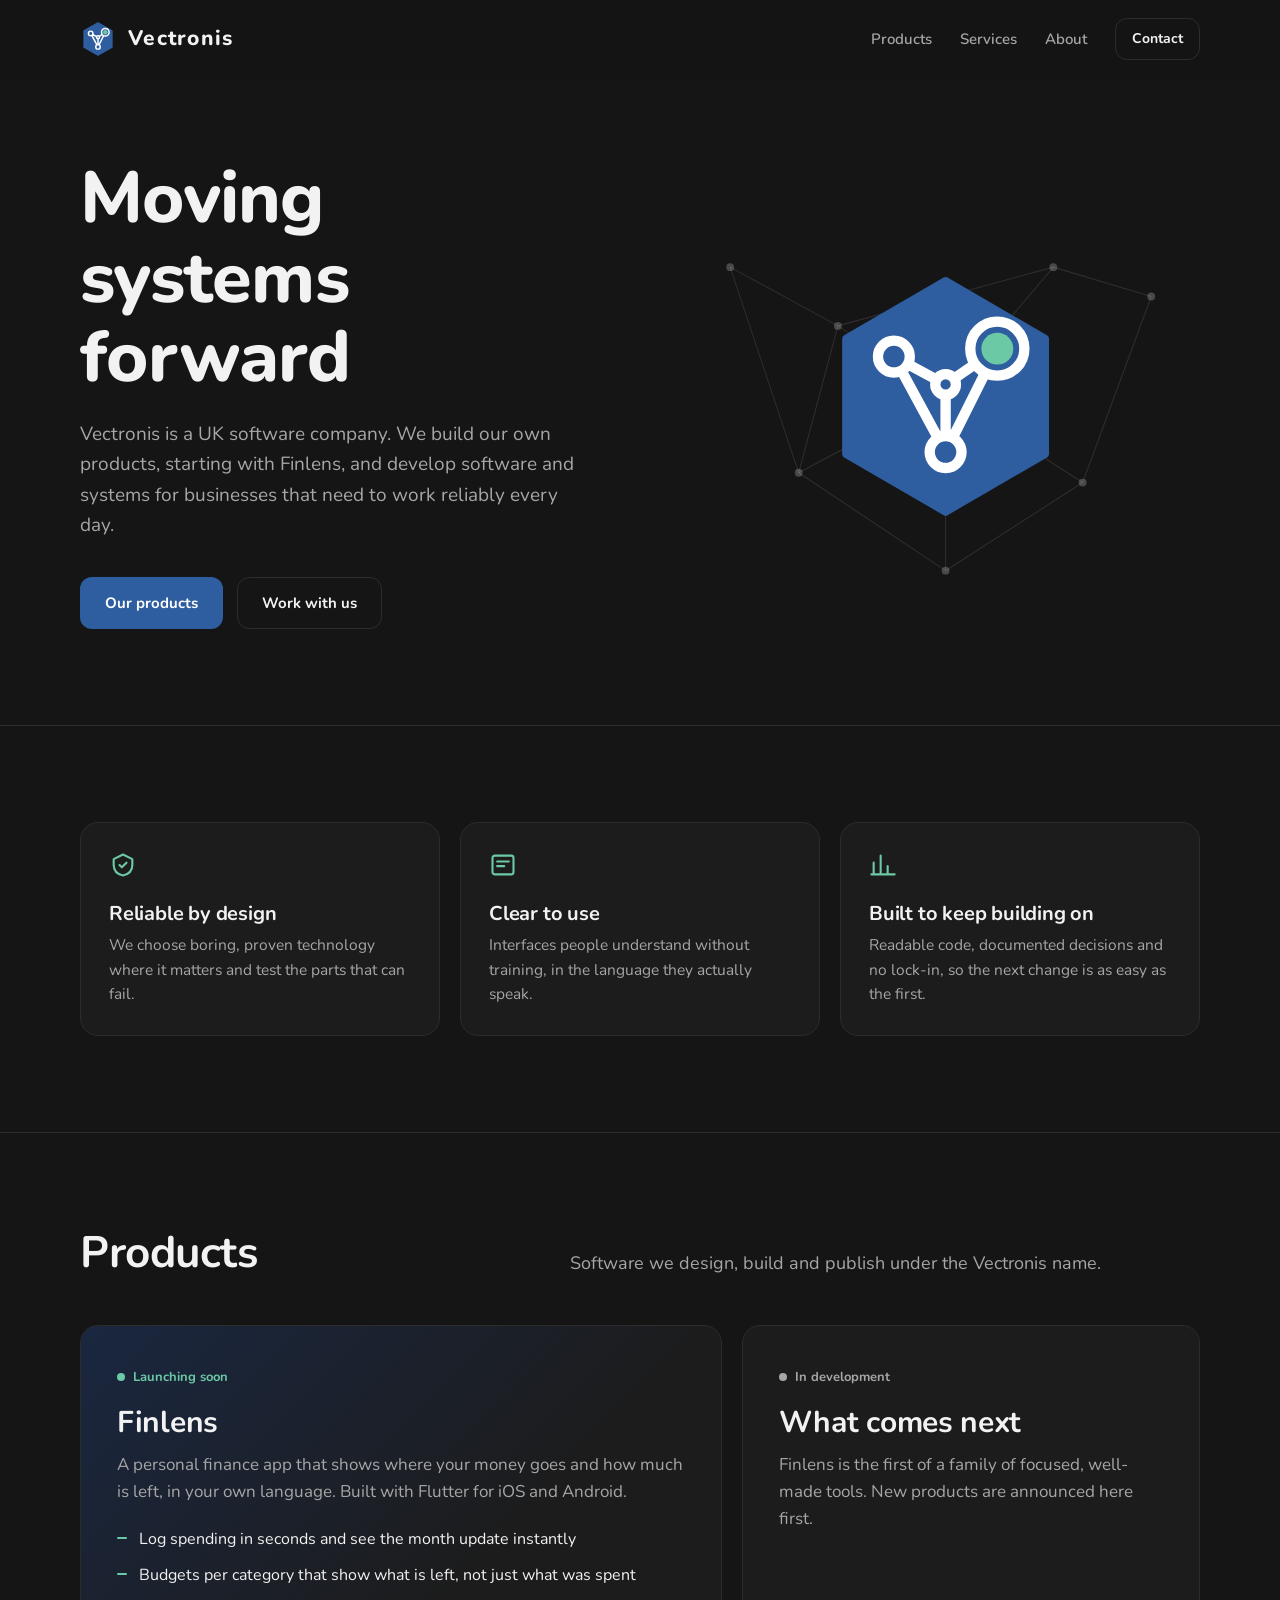
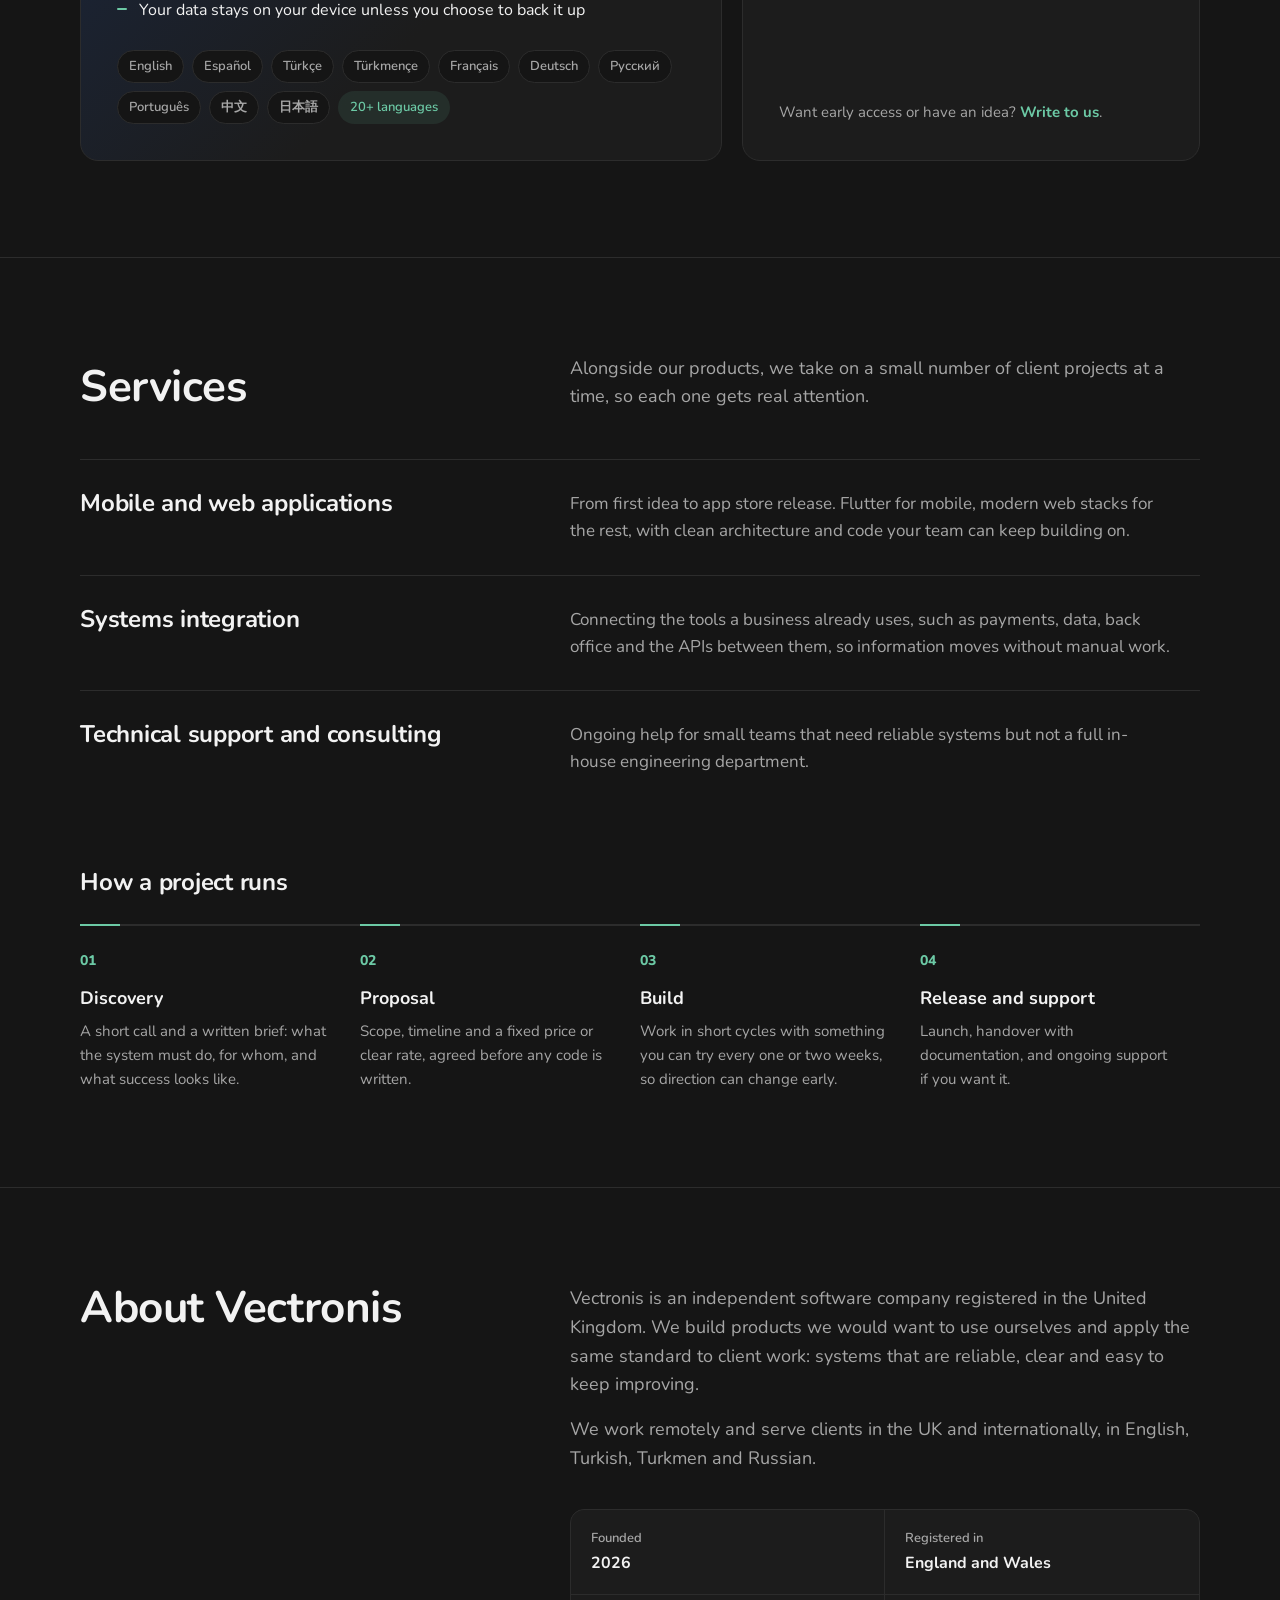
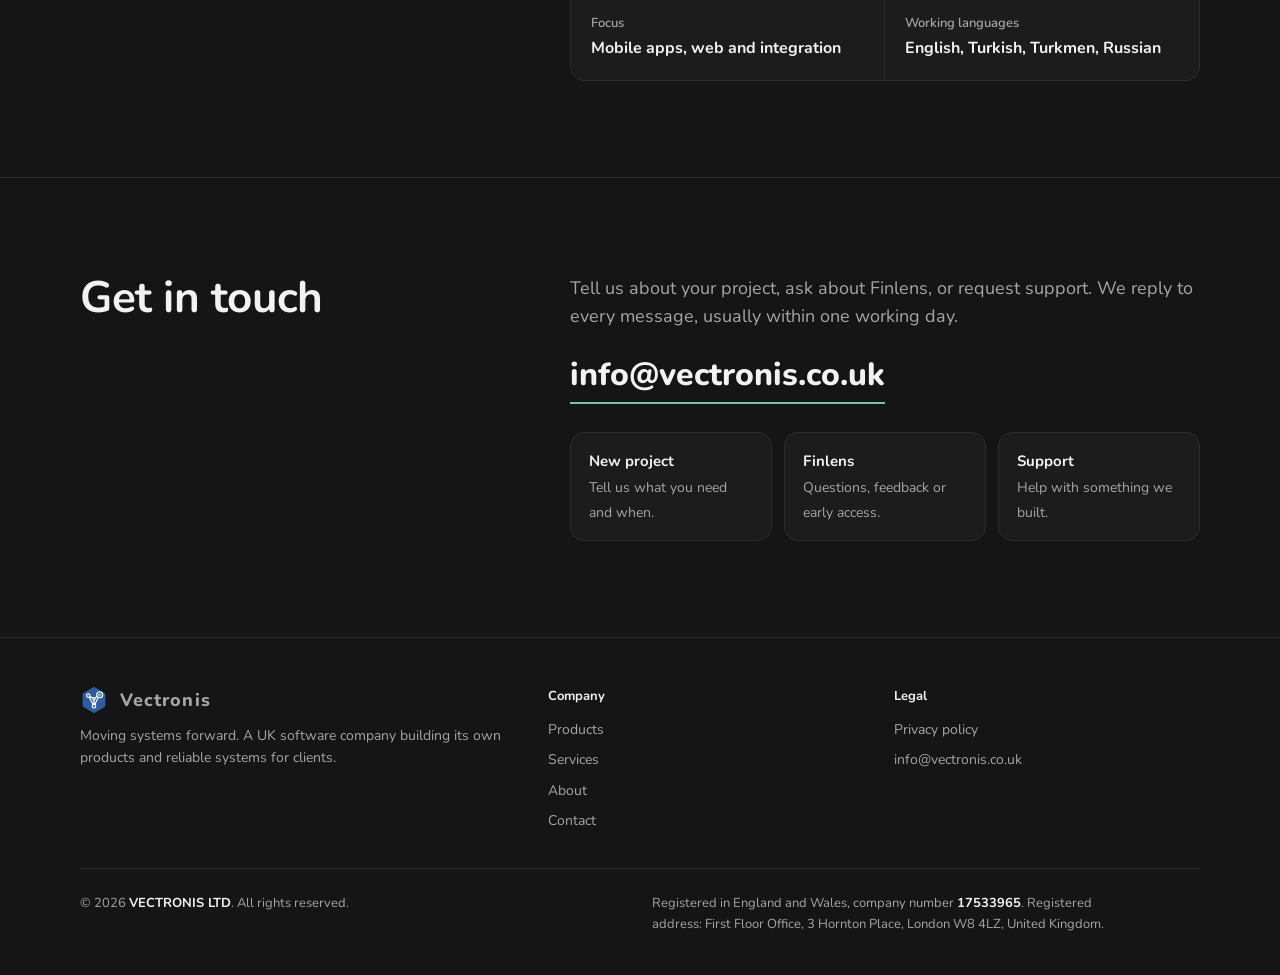
<file: index.html>
<!DOCTYPE html>
<html lang="en">
<head>
  <meta charset="utf-8">
  <meta name="viewport" content="width=device-width, initial-scale=1">
  <title>Vectronis — Moving systems forward</title>
  <meta name="description" content="Vectronis is a UK software company. We build products like Finlens, a personal finance app available in more than 20 languages, and develop software and systems for businesses.">
  <meta name="theme-color" content="#151515">
  <meta property="og:title" content="Vectronis — Moving systems forward">
  <meta property="og:description" content="Vectronis is a UK software company. We build products like Finlens, a personal finance app available in more than 20 languages, and develop software and systems for businesses.">
  <meta property="og:type" content="website">
  <meta property="og:url" content="https://vectronis.co.uk/">
  <link rel="icon" href="data:image/svg+xml,%3Csvg xmlns='http://www.w3.org/2000/svg' viewBox='0 0 64 64'%3E%3Cpath d='M32 3l25 14.5v29L32 61 7 46.5v-29z' fill='%232F5EA0'/%3E%3Cg fill='none' stroke='%23fff' stroke-width='2.6' stroke-linecap='round'%3E%3Cpath d='M19 22L32 29 45 20 M32 29L32 46 M19 22L32 46 45 20'/%3E%3C/g%3E%3Cg fill='%232F5EA0' stroke='%23fff' stroke-width='2.6'%3E%3Ccircle cx='19' cy='22' r='4'/%3E%3Ccircle cx='32' cy='46' r='4'/%3E%3Ccircle cx='32' cy='29' r='2.6'/%3E%3Ccircle cx='45' cy='20' r='6.8'/%3E%3C/g%3E%3Ccircle cx='45' cy='20' r='4' fill='%236CC9A5'/%3E%3C/svg%3E">
  <link rel="preconnect" href="https://fonts.googleapis.com">
  <link rel="preconnect" href="https://fonts.gstatic.com" crossorigin>
  <link href="https://fonts.googleapis.com/css2?family=Nunito:wght@400;500;600;700;800&display=swap" rel="stylesheet">
  <link rel="stylesheet" href="/styles.css">
</head>
<body>
  <a class="skip" href="#main">Skip to content</a>
  <header class="top" id="top">
    <div class="wrap">
      <a class="brand" href="/" aria-label="Vectronis home">
        <svg viewBox="0 0 64 64" aria-hidden="true">
        <path d="M32 3l25 14.5v29L32 61 7 46.5v-29z" fill="#2F5EA0" stroke="#2F5EA0" stroke-width="2" stroke-linejoin="round"/>
        <g fill="none" stroke="#fff" stroke-width="2.6" stroke-linecap="round"><path d="M19 22L32 29 45 20 M32 29L32 46 M19 22L32 46 45 20"/></g>
        <g fill="#2F5EA0" stroke="#fff" stroke-width="2.6"><circle cx="19" cy="22" r="4"/><circle cx="32" cy="46" r="4"/><circle cx="32" cy="29" r="2.6"/><circle cx="45" cy="20" r="6.8"/></g>
        <circle cx="45" cy="20" r="4" fill="#6CC9A5"/>
        </svg>
        <span>Vectronis</span>
      </a>
      <nav aria-label="Main">
        <a href="/#products">Products</a>
        <a href="/#services">Services</a>
        <a href="/#about" class="hide-sm">About</a>
        <a href="/#contact" class="btn btn-ghost">Contact</a>
      </nav>
    </div>
  </header>
  <main id="main">

    <div class="hero">
      <div class="wrap">
        <div>
          <h1>Moving systems forward</h1>
          <p class="lede">Vectronis is a UK software company. We build our own products, starting with Finlens, and develop software and systems for businesses that need to work reliably every day.</p>
          <div class="actions">
            <a class="btn btn-primary" href="#products">Our products</a>
            <a class="btn btn-ghost" href="#contact">Work with us</a>
          </div>
        </div>
        <svg class="net" viewBox="0 0 520 440" aria-hidden="true">
          <g>
            <line class="edge" x1="40" y1="90" x2="150" y2="150"/><line class="edge" x1="40" y1="90" x2="110" y2="300"/><line class="edge" x1="110" y1="300" x2="150" y2="150"/><line class="edge" x1="110" y1="300" x2="260" y2="400"/><line class="edge" x1="470" y1="120" x2="400" y2="310"/><line class="edge" x1="470" y1="120" x2="370" y2="90"/><line class="edge" x1="400" y1="310" x2="260" y2="400"/><line class="edge" x1="150" y1="150" x2="370" y2="90"/><line class="edge" x1="150" y1="150" x2="260" y2="220"/><line class="edge" x1="370" y1="90" x2="260" y2="220"/><line class="edge" x1="400" y1="310" x2="260" y2="220"/><line class="edge" x1="110" y1="300" x2="260" y2="220"/><line class="edge" x1="260" y1="400" x2="260" y2="220"/>
          </g>
          <g><circle class="node dim" cx="40" cy="90" r="4"/><circle class="node dim" cx="110" cy="300" r="4"/><circle class="node dim" cx="470" cy="120" r="4"/><circle class="node dim" cx="400" cy="310" r="4"/><circle class="node dim" cx="260" cy="400" r="4"/><circle class="node dim" cx="150" cy="150" r="4"/><circle class="node dim" cx="370" cy="90" r="4"/></g>
          <g transform="translate(130 92) scale(4.0625)">
            <path class="hex" d="M32 3l25 14.5v29L32 61 7 46.5v-29z" stroke="#2F5EA0" stroke-width="2" stroke-linejoin="round"/>
            <g fill="none" stroke="#fff" stroke-width="2.6" stroke-linecap="round"><path d="M19 22L32 29 45 20 M32 29L32 46 M19 22L32 46 45 20"/></g>
            <g fill="#2F5EA0" stroke="#fff" stroke-width="2.6"><circle cx="19" cy="22" r="4"/><circle cx="32" cy="46" r="4"/><circle cx="32" cy="29" r="2.6"/><circle cx="45" cy="20" r="6.8"/></g>
            <circle class="ring" cx="45" cy="20" r="4"/><circle class="ring r2" cx="45" cy="20" r="4"/><circle class="hot" cx="45" cy="20" r="4"/>
          </g>
        </svg>
      </div>
    </div>

    <section id="principles" aria-label="How we build">
      <div class="wrap">
        <div class="principles">
          <div class="principle">
            <svg viewBox="0 0 24 24" fill="none" stroke="#6CC9A5" stroke-width="1.8" stroke-linecap="round" stroke-linejoin="round" aria-hidden="true"><path d="M12 3l8 4v5c0 5-3.5 8-8 9-4.5-1-8-4-8-9V7z"/><path d="M9 12l2 2 4-4"/></svg>
            <h3>Reliable by design</h3>
            <p>We choose boring, proven technology where it matters and test the parts that can fail.</p>
          </div>
          <div class="principle">
            <svg viewBox="0 0 24 24" fill="none" stroke="#6CC9A5" stroke-width="1.8" stroke-linecap="round" stroke-linejoin="round" aria-hidden="true"><rect x="3" y="4" width="18" height="16" rx="2"/><path d="M7 9h10M7 13h6"/></svg>
            <h3>Clear to use</h3>
            <p>Interfaces people understand without training, in the language they actually speak.</p>
          </div>
          <div class="principle">
            <svg viewBox="0 0 24 24" fill="none" stroke="#6CC9A5" stroke-width="1.8" stroke-linecap="round" stroke-linejoin="round" aria-hidden="true"><path d="M4 20V10M10 20V4M16 20v-7M22 20H2"/></svg>
            <h3>Built to keep building on</h3>
            <p>Readable code, documented decisions and no lock-in, so the next change is as easy as the first.</p>
          </div>
        </div>
      </div>
    </section>

    <section id="products">
      <div class="wrap">
        <div class="section-head">
          <h2>Products</h2>
          <p>Software we design, build and publish under the Vectronis name.</p>
        </div>
        <div class="products">
          <article class="product featured">
            <span class="kicker">Launching soon</span>
            <h3>Finlens</h3>
            <p>A personal finance app that shows where your money goes and how much is left, in your own language. Built with Flutter for iOS and Android.</p>
            <ul>
              <li>Log spending in seconds and see the month update instantly</li>
              <li>Budgets per category that show what is left, not just what was spent</li>
              <li>Your data stays on your device unless you choose to back it up</li>
            </ul>
            <div class="langs" aria-label="Available languages">
              <span>English</span><span>Español</span><span>Türkçe</span><span>Türkmençe</span><span>Français</span><span>Deutsch</span><span>Русский</span><span>Português</span><span>中文</span><span>日本語</span><span class="more">20+ languages</span>
            </div>
          </article>
          <article class="product next">
            <div>
              <span class="kicker soon">In development</span>
              <h3>What comes next</h3>
              <p>Finlens is the first of a family of focused, well-made tools. New products are announced here first.</p>
            </div>
            <p class="bottom">Want early access or have an idea? <a href="mailto:info@vectronis.co.uk">Write to us</a>.</p>
          </article>
        </div>
      </div>
    </section>

    <section id="services">
      <div class="wrap">
        <div class="section-head">
          <h2>Services</h2>
          <p>Alongside our products, we take on a small number of client projects at a time, so each one gets real attention.</p>
        </div>
        <div class="service">
          <h3>Mobile and web applications</h3>
          <p>From first idea to app store release. Flutter for mobile, modern web stacks for the rest, with clean architecture and code your team can keep building on.</p>
        </div>
        <div class="service">
          <h3>Systems integration</h3>
          <p>Connecting the tools a business already uses, such as payments, data, back office and the APIs between them, so information moves without manual work.</p>
        </div>
        <div class="service">
          <h3>Technical support and consulting</h3>
          <p>Ongoing help for small teams that need reliable systems but not a full in-house engineering department.</p>
        </div>

        <div class="process">
          <h3>How a project runs</h3>
          <div class="steps">
            <div class="step"><h4>Discovery</h4><p>A short call and a written brief: what the system must do, for whom, and what success looks like.</p></div>
            <div class="step"><h4>Proposal</h4><p>Scope, timeline and a fixed price or clear rate, agreed before any code is written.</p></div>
            <div class="step"><h4>Build</h4><p>Work in short cycles with something you can try every one or two weeks, so direction can change early.</p></div>
            <div class="step"><h4>Release and support</h4><p>Launch, handover with documentation, and ongoing support if you want it.</p></div>
          </div>
        </div>
      </div>
    </section>

    <section id="about" class="about">
      <div class="wrap">
        <h2>About Vectronis</h2>
        <div class="text">
          <p>Vectronis is an independent software company registered in the United Kingdom. We build products we would want to use ourselves and apply the same standard to client work: systems that are reliable, clear and easy to keep improving.</p>
          <p>We work remotely and serve clients in the UK and internationally, in English, Turkish, Turkmen and Russian.</p>
          <dl class="facts">
            <div class="fact"><dt>Founded</dt><dd>2026</dd></div>
            <div class="fact"><dt>Registered in</dt><dd>England and Wales</dd></div>
            <div class="fact"><dt>Focus</dt><dd>Mobile apps, web and integration</dd></div>
            <div class="fact"><dt>Working languages</dt><dd>English, Turkish, Turkmen, Russian</dd></div>
          </dl>
        </div>
      </div>
    </section>

    <section id="contact" class="contact">
      <div class="wrap">
        <h2>Get in touch</h2>
        <div>
          <p>Tell us about your project, ask about Finlens, or request support. We reply to every message, usually within one working day.</p>
          <a class="mail" href="mailto:info@vectronis.co.uk">info@vectronis.co.uk</a>
          <div class="topics">
            <div class="topic"><strong>New project</strong><span>Tell us what you need and when.</span></div>
            <div class="topic"><strong>Finlens</strong><span>Questions, feedback or early access.</span></div>
            <div class="topic"><strong>Support</strong><span>Help with something we built.</span></div>
          </div>
        </div>
      </div>
    </section>
  </main>
  <footer>
    <div class="wrap">
      <div class="cols">
        <div>
          <a class="brand" href="/" aria-label="Vectronis home">
            <svg viewBox="0 0 64 64" aria-hidden="true">
            <path d="M32 3l25 14.5v29L32 61 7 46.5v-29z" fill="#2F5EA0" stroke="#2F5EA0" stroke-width="2" stroke-linejoin="round"/>
        <g fill="none" stroke="#fff" stroke-width="2.6" stroke-linecap="round"><path d="M19 22L32 29 45 20 M32 29L32 46 M19 22L32 46 45 20"/></g>
        <g fill="#2F5EA0" stroke="#fff" stroke-width="2.6"><circle cx="19" cy="22" r="4"/><circle cx="32" cy="46" r="4"/><circle cx="32" cy="29" r="2.6"/><circle cx="45" cy="20" r="6.8"/></g>
        <circle cx="45" cy="20" r="4" fill="#6CC9A5"/>
            </svg>
            <span>Vectronis</span>
          </a>
          <p>Moving systems forward. A UK software company building its own products and reliable systems for clients.</p>
        </div>
        <div>
          <h4>Company</h4>
          <ul>
            <li><a href="/#products">Products</a></li>
            <li><a href="/#services">Services</a></li>
            <li><a href="/#about">About</a></li>
            <li><a href="/#contact">Contact</a></li>
          </ul>
        </div>
        <div>
          <h4>Legal</h4>
          <ul>
            <li><a href="/privacy.html">Privacy policy</a></li>
            <li><a href="mailto:info@vectronis.co.uk">info@vectronis.co.uk</a></li>
          </ul>
        </div>
      </div>
      <div class="legal">
        <p>© 2026 <strong>VECTRONIS LTD</strong>. All rights reserved.</p>
        <p>Registered in England and Wales, company number <strong>17533965</strong>. Registered address: First Floor Office, 3 Hornton Place, London W8 4LZ, United Kingdom.</p>
      </div>
    </div>
  </footer>
  <script>
    (function () {
      var top = document.getElementById('top');
      function onScroll() { top.classList.toggle('scrolled', window.scrollY > 8); }
      window.addEventListener('scroll', onScroll, { passive: true }); onScroll();
    })();
  </script>
</body>
</html>
</file>
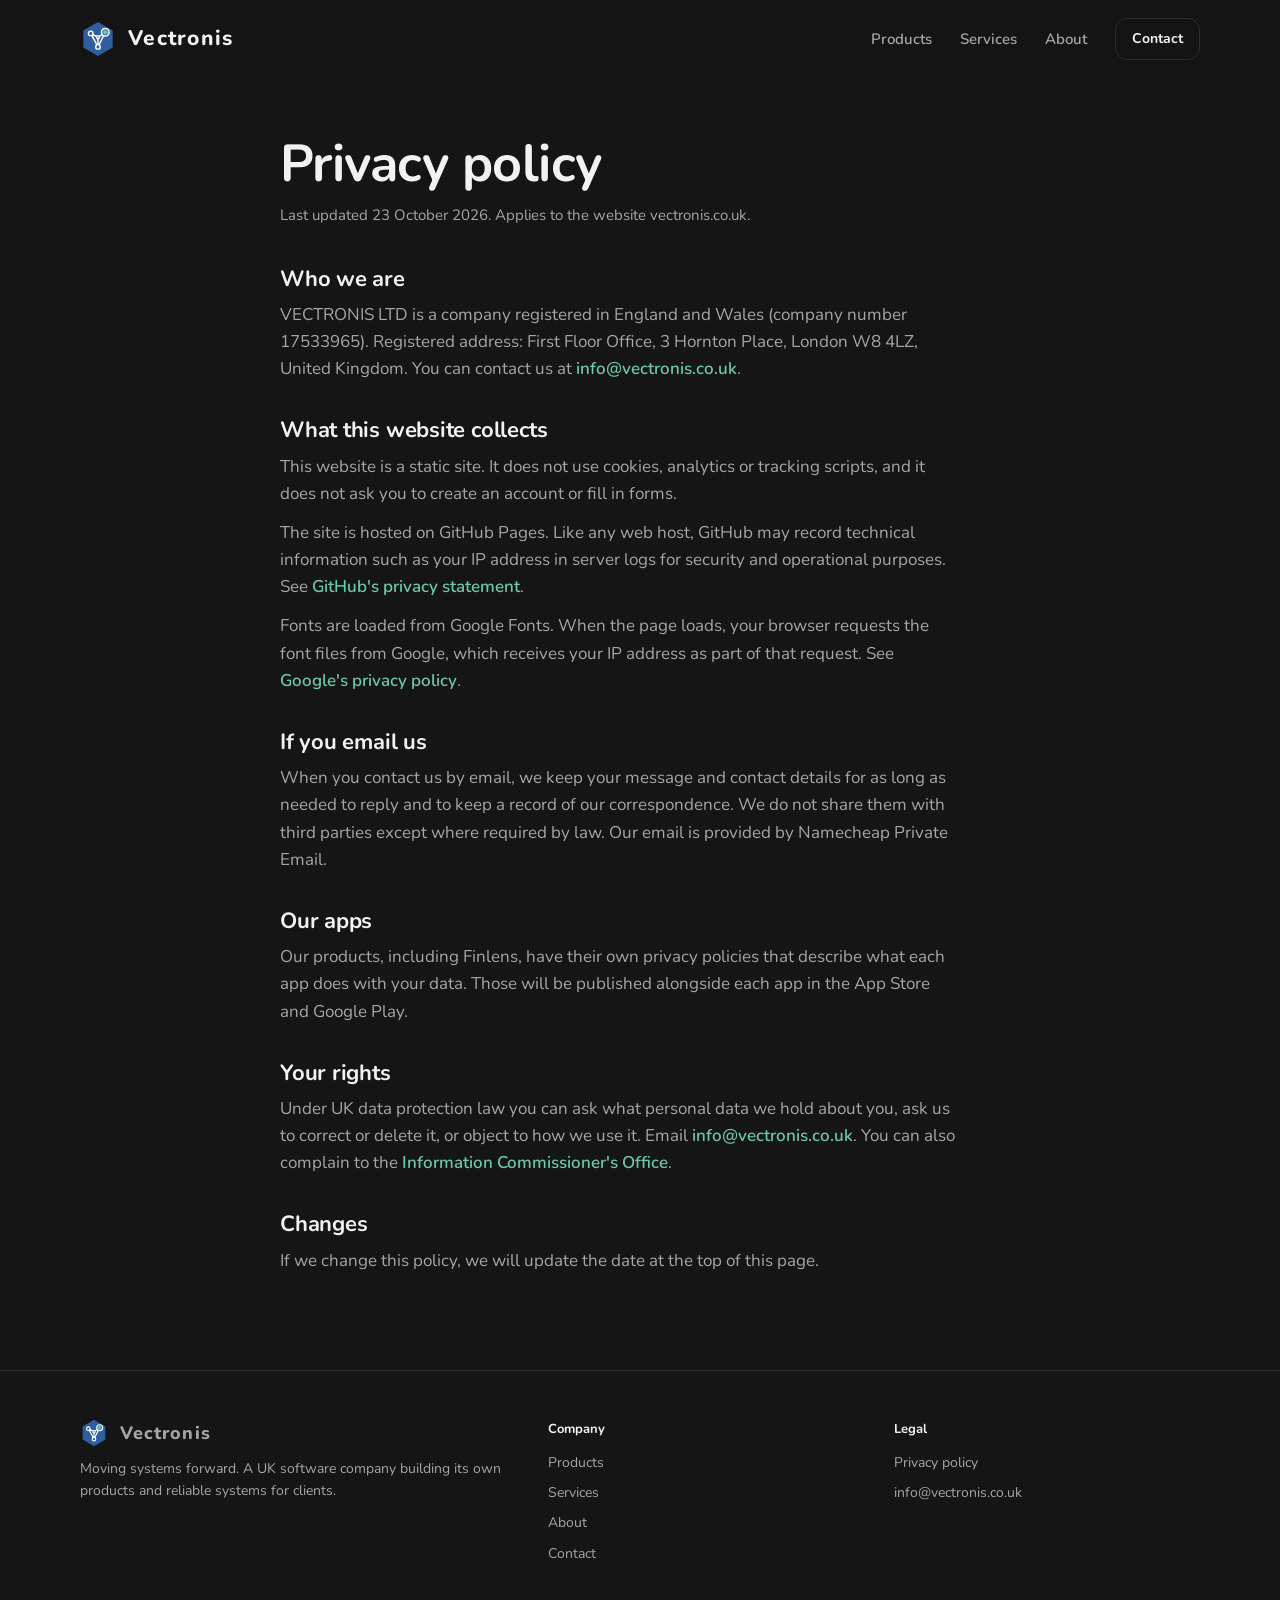
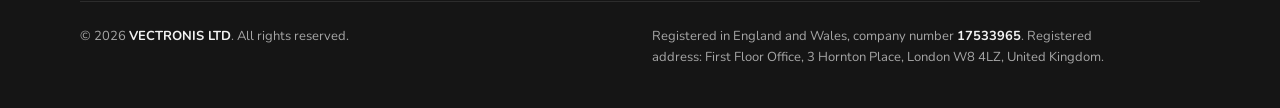
<file: privacy.html>
<!DOCTYPE html>
<html lang="en">
<head>
  <meta charset="utf-8">
  <meta name="viewport" content="width=device-width, initial-scale=1">
  <title>Privacy policy — Vectronis</title>
  <meta name="description" content="How vectronis.co.uk handles your data.">
  <meta name="theme-color" content="#151515">
  <meta property="og:title" content="Privacy policy — Vectronis">
  <meta property="og:description" content="How vectronis.co.uk handles your data.">
  <meta property="og:type" content="website">
  <meta property="og:url" content="https://vectronis.co.uk/">
  <link rel="icon" href="data:image/svg+xml,%3Csvg xmlns='http://www.w3.org/2000/svg' viewBox='0 0 64 64'%3E%3Cpath d='M32 3l25 14.5v29L32 61 7 46.5v-29z' fill='%232F5EA0'/%3E%3Cg fill='none' stroke='%23fff' stroke-width='2.6' stroke-linecap='round'%3E%3Cpath d='M19 22L32 29 45 20 M32 29L32 46 M19 22L32 46 45 20'/%3E%3C/g%3E%3Cg fill='%232F5EA0' stroke='%23fff' stroke-width='2.6'%3E%3Ccircle cx='19' cy='22' r='4'/%3E%3Ccircle cx='32' cy='46' r='4'/%3E%3Ccircle cx='32' cy='29' r='2.6'/%3E%3Ccircle cx='45' cy='20' r='6.8'/%3E%3C/g%3E%3Ccircle cx='45' cy='20' r='4' fill='%236CC9A5'/%3E%3C/svg%3E">
  <link rel="preconnect" href="https://fonts.googleapis.com">
  <link rel="preconnect" href="https://fonts.gstatic.com" crossorigin>
  <link href="https://fonts.googleapis.com/css2?family=Nunito:wght@400;500;600;700;800&display=swap" rel="stylesheet">
  <link rel="stylesheet" href="/styles.css">
</head>
<body>
  <a class="skip" href="#main">Skip to content</a>
  <header class="top" id="top">
    <div class="wrap">
      <a class="brand" href="/" aria-label="Vectronis home">
        <svg viewBox="0 0 64 64" aria-hidden="true">
        <path d="M32 3l25 14.5v29L32 61 7 46.5v-29z" fill="#2F5EA0" stroke="#2F5EA0" stroke-width="2" stroke-linejoin="round"/>
        <g fill="none" stroke="#fff" stroke-width="2.6" stroke-linecap="round"><path d="M19 22L32 29 45 20 M32 29L32 46 M19 22L32 46 45 20"/></g>
        <g fill="#2F5EA0" stroke="#fff" stroke-width="2.6"><circle cx="19" cy="22" r="4"/><circle cx="32" cy="46" r="4"/><circle cx="32" cy="29" r="2.6"/><circle cx="45" cy="20" r="6.8"/></g>
        <circle cx="45" cy="20" r="4" fill="#6CC9A5"/>
        </svg>
        <span>Vectronis</span>
      </a>
      <nav aria-label="Main">
        <a href="/#products">Products</a>
        <a href="/#services">Services</a>
        <a href="/#about" class="hide-sm">About</a>
        <a href="/#contact" class="btn btn-ghost">Contact</a>
      </nav>
    </div>
  </header>
  <main id="main">

    <div class="page">
      <div class="wrap">
        <h1>Privacy policy</h1>
        <p class="meta">Last updated 23 October 2026. Applies to the website vectronis.co.uk.</p>

        <h2>Who we are</h2>
        <p>VECTRONIS LTD is a company registered in England and Wales (company number 17533965). Registered address: First Floor Office, 3 Hornton Place, London W8 4LZ, United Kingdom. You can contact us at <a href="mailto:info@vectronis.co.uk">info@vectronis.co.uk</a>.</p>

        <h2>What this website collects</h2>
        <p>This website is a static site. It does not use cookies, analytics or tracking scripts, and it does not ask you to create an account or fill in forms.</p>
        <p>The site is hosted on GitHub Pages. Like any web host, GitHub may record technical information such as your IP address in server logs for security and operational purposes. See <a href="https://docs.github.com/site-policy/privacy-policies/github-general-privacy-statement" rel="noopener">GitHub's privacy statement</a>.</p>
        <p>Fonts are loaded from Google Fonts. When the page loads, your browser requests the font files from Google, which receives your IP address as part of that request. See <a href="https://policies.google.com/privacy" rel="noopener">Google's privacy policy</a>.</p>

        <h2>If you email us</h2>
        <p>When you contact us by email, we keep your message and contact details for as long as needed to reply and to keep a record of our correspondence. We do not share them with third parties except where required by law. Our email is provided by Namecheap Private Email.</p>

        <h2>Our apps</h2>
        <p>Our products, including Finlens, have their own privacy policies that describe what each app does with your data. Those will be published alongside each app in the App Store and Google Play.</p>

        <h2>Your rights</h2>
        <p>Under UK data protection law you can ask what personal data we hold about you, ask us to correct or delete it, or object to how we use it. Email <a href="mailto:info@vectronis.co.uk">info@vectronis.co.uk</a>. You can also complain to the <a href="https://ico.org.uk" rel="noopener">Information Commissioner's Office</a>.</p>

        <h2>Changes</h2>
        <p>If we change this policy, we will update the date at the top of this page.</p>
      </div>
    </div>
  </main>
  <footer>
    <div class="wrap">
      <div class="cols">
        <div>
          <a class="brand" href="/" aria-label="Vectronis home">
            <svg viewBox="0 0 64 64" aria-hidden="true">
            <path d="M32 3l25 14.5v29L32 61 7 46.5v-29z" fill="#2F5EA0" stroke="#2F5EA0" stroke-width="2" stroke-linejoin="round"/>
        <g fill="none" stroke="#fff" stroke-width="2.6" stroke-linecap="round"><path d="M19 22L32 29 45 20 M32 29L32 46 M19 22L32 46 45 20"/></g>
        <g fill="#2F5EA0" stroke="#fff" stroke-width="2.6"><circle cx="19" cy="22" r="4"/><circle cx="32" cy="46" r="4"/><circle cx="32" cy="29" r="2.6"/><circle cx="45" cy="20" r="6.8"/></g>
        <circle cx="45" cy="20" r="4" fill="#6CC9A5"/>
            </svg>
            <span>Vectronis</span>
          </a>
          <p>Moving systems forward. A UK software company building its own products and reliable systems for clients.</p>
        </div>
        <div>
          <h4>Company</h4>
          <ul>
            <li><a href="/#products">Products</a></li>
            <li><a href="/#services">Services</a></li>
            <li><a href="/#about">About</a></li>
            <li><a href="/#contact">Contact</a></li>
          </ul>
        </div>
        <div>
          <h4>Legal</h4>
          <ul>
            <li><a href="/privacy.html">Privacy policy</a></li>
            <li><a href="mailto:info@vectronis.co.uk">info@vectronis.co.uk</a></li>
          </ul>
        </div>
      </div>
      <div class="legal">
        <p>© 2026 <strong>VECTRONIS LTD</strong>. All rights reserved.</p>
        <p>Registered in England and Wales, company number <strong>17533965</strong>. Registered address: First Floor Office, 3 Hornton Place, London W8 4LZ, United Kingdom.</p>
      </div>
    </div>
  </footer>
  <script>
    (function () {
      var top = document.getElementById('top');
      function onScroll() { top.classList.toggle('scrolled', window.scrollY > 8); }
      window.addEventListener('scroll', onScroll, { passive: true }); onScroll();
    })();
  </script>
</body>
</html>
</file>
<file: styles.css>
:root {
  --bg: #151515;
  --bg-2: #1C1C1C;
  --bg-3: #242424;
  --line: #2C2C2C;
  --text: #F2F2F2;
  --muted: #A6A6A6;
  --blue: #2F5EA0;
  --blue-bright: #4A80CF;
  --green: #6CC9A5;
  --font: "Nunito", -apple-system, "Segoe UI", Roboto, sans-serif;
  --max: 1120px;
  --radius: 18px;
}
*, *::before, *::after { box-sizing: border-box; margin: 0; padding: 0; }
html { scroll-behavior: smooth; }
body {
  font-family: var(--font);
  font-size: 17px;
  line-height: 1.6;
  color: var(--text);
  background: var(--bg);
  -webkit-font-smoothing: antialiased;
}
a { color: inherit; text-decoration: none; }
a:focus-visible, button:focus-visible { outline: 2px solid var(--green); outline-offset: 3px; border-radius: 6px; }
.wrap { width: min(var(--max), 100% - 48px); margin: 0 auto; }
h1, h2, h3 { font-weight: 700; line-height: 1.1; letter-spacing: -0.01em; }
p { max-width: 60ch; }
.skip { position: absolute; left: -999px; top: 8px; background: var(--green); color: #0d1f18; padding: 8px 14px; border-radius: 8px; font-weight: 700; }
.skip:focus { left: 16px; z-index: 100; }

/* Header */
.top { position: sticky; top: 0; z-index: 50; padding: 18px 0; background: rgba(21,21,21,.82); backdrop-filter: blur(12px); -webkit-backdrop-filter: blur(12px); border-bottom: 1px solid transparent; }
.top.scrolled { border-bottom-color: var(--line); }
.top .wrap { display: flex; align-items: center; justify-content: space-between; gap: 24px; }
.brand { display: flex; align-items: center; gap: 12px; font-weight: 800; font-size: 21px; letter-spacing: 0.06em; }
.brand svg { width: 36px; height: 36px; }
.top nav { display: flex; align-items: center; gap: 28px; font-size: 15px; font-weight: 600; color: var(--muted); }
.top nav a:hover { color: var(--text); }
.top nav .btn { padding: 9px 16px; font-size: 14px; color: var(--text); }

/* Buttons */
.btn { display: inline-flex; align-items: center; padding: 13px 24px; border-radius: 12px; font-weight: 700; font-size: 15px; border: 1.5px solid transparent; transition: background .15s, border-color .15s, color .15s; }
.btn-primary { background: var(--blue); color: #fff; }
.btn-primary:hover { background: var(--blue-bright); }
.btn-ghost { border-color: var(--line); color: var(--text); }
.btn-ghost:hover { border-color: var(--muted); }

/* Hero */
.hero { position: relative; padding: 80px 0 96px; overflow: hidden; }
.hero .wrap { position: relative; display: grid; grid-template-columns: 1.05fr 0.95fr; gap: 48px; align-items: center; }
.hero h1 { font-size: clamp(42px, 6vw, 72px); font-weight: 800; max-width: 12ch; }
.hero .lede { margin-top: 22px; font-size: 19px; color: var(--muted); max-width: 46ch; }
.hero .actions { margin-top: 36px; display: flex; gap: 14px; flex-wrap: wrap; }
.net { width: 100%; max-width: 520px; justify-self: center; display: block; }
.net .edge { stroke: #fff; stroke-opacity: .10; stroke-width: 1.1; }
.net .node.dim { fill: #fff; fill-opacity: .22; }
.net .hex { fill: var(--blue); }
.net .hot { fill: var(--green); }
.net .ring { fill: none; stroke: var(--green); stroke-width: .8; opacity: 0; transform-origin: center; transform-box: fill-box; animation: ring 3.2s ease-out infinite; }
.net .ring.r2 { animation-delay: 1.6s; }
@keyframes ring { 0% { transform: scale(.6); opacity: .8; } 100% { transform: scale(2.6); opacity: 0; } }

/* Sections */
section { padding: 96px 0; border-top: 1px solid var(--line); }
.section-head { display: grid; grid-template-columns: 1fr 1.4fr; gap: 40px; margin-bottom: 48px; align-items: end; }
.section-head h2 { font-size: clamp(30px, 3.6vw, 44px); }
.section-head p { color: var(--muted); font-size: 18px; }

/* Principles strip */
.principles { display: grid; grid-template-columns: repeat(3, 1fr); gap: 20px; }
.principle { padding: 28px; border-radius: var(--radius); background: var(--bg-2); border: 1px solid var(--line); }
.principle svg { width: 28px; height: 28px; margin-bottom: 16px; }
.principle h3 { font-size: 20px; margin-bottom: 8px; }
.principle p { color: var(--muted); font-size: 15.5px; }

/* Products */
.products { display: grid; grid-template-columns: 1.4fr 1fr; gap: 20px; }
.product { position: relative; border: 1px solid var(--line); border-radius: var(--radius); background: var(--bg-2); padding: 36px; overflow: hidden; }
.product.featured { background: linear-gradient(135deg, #1a2740 0%, #1C1C1C 60%); }
.product .kicker { display: inline-flex; align-items: center; gap: 8px; font-size: 13px; font-weight: 700; color: var(--green); margin-bottom: 18px; }
.product .kicker::before { content: ""; width: 8px; height: 8px; border-radius: 50%; background: var(--green); }
.product .kicker.soon { color: var(--muted); }
.product .kicker.soon::before { background: var(--muted); }
.product h3 { font-size: 30px; margin-bottom: 12px; }
.product p { color: var(--muted); }
.product ul { list-style: none; margin-top: 22px; display: grid; gap: 10px; color: var(--text); font-size: 16px; }
.product li { padding-left: 22px; position: relative; }
.product li::before { content: ""; position: absolute; left: 0; top: .62em; width: 10px; height: 2px; background: var(--green); border-radius: 2px; }
.langs { margin-top: 26px; display: flex; flex-wrap: wrap; gap: 8px; }
.langs span { font-size: 13px; font-weight: 600; color: var(--muted); padding: 5px 11px; border-radius: 999px; border: 1px solid var(--line); background: var(--bg); }
.langs .more { color: var(--green); border-color: transparent; background: rgba(108,201,165,.1); }
.product.next { display: flex; flex-direction: column; justify-content: space-between; }
.product.next .bottom { margin-top: 32px; font-size: 15px; color: var(--muted); }
.product.next .bottom a, .inline-link { color: var(--green); font-weight: 700; }
.inline-link:hover { text-decoration: underline; }

/* Services */
.service { display: grid; grid-template-columns: 1fr 1.4fr; gap: 40px; padding: 30px 0; border-top: 1px solid var(--line); }
.service:last-of-type { border-bottom: 1px solid var(--line); }
.service h3 { font-size: 24px; }
.service p { color: var(--muted); }

/* Process */
.process { margin-top: 64px; }
.process h3 { font-size: 24px; margin-bottom: 28px; }
.steps { display: grid; grid-template-columns: repeat(4, 1fr); gap: 0; counter-reset: step; }
.step { position: relative; padding: 24px 24px 0 0; border-top: 2px solid var(--line); counter-increment: step; }
.step::before { content: counter(step, decimal-leading-zero); display: block; font-weight: 800; color: var(--green); font-size: 14px; margin-bottom: 12px; }
.step::after { content: ""; position: absolute; top: -2px; left: 0; width: 40px; height: 2px; background: var(--green); }
.step h4 { font-size: 18px; margin-bottom: 6px; }
.step p { color: var(--muted); font-size: 15px; }

/* About */
.about .wrap { display: grid; grid-template-columns: 1fr 1.4fr; gap: 40px; align-items: start; }
.about h2 { font-size: clamp(30px, 3.6vw, 44px); }
.about .text p { color: var(--muted); font-size: 18px; }
.about .text p + p { margin-top: 16px; }
.facts { margin-top: 36px; display: grid; grid-template-columns: repeat(2, 1fr); gap: 1px; background: var(--line); border: 1px solid var(--line); border-radius: 14px; overflow: hidden; }
.fact { background: var(--bg-2); padding: 18px 20px; }
.fact dt { font-size: 13px; color: var(--muted); font-weight: 600; }
.fact dd { font-size: 16px; font-weight: 700; margin-top: 2px; }

/* Contact */
.contact .wrap { display: grid; grid-template-columns: 1fr 1.4fr; gap: 40px; align-items: start; }
.contact h2 { font-size: clamp(30px, 3.6vw, 44px); }
.contact p { color: var(--muted); font-size: 18px; }
.mail { display: inline-block; margin-top: 18px; font-weight: 800; font-size: clamp(22px, 2.8vw, 32px); color: var(--text); border-bottom: 2px solid var(--green); padding-bottom: 2px; }
.mail:hover { color: var(--green); }
.contact .note { margin-top: 16px; font-size: 15px; }
.contact .topics { margin-top: 28px; display: grid; grid-template-columns: repeat(3, 1fr); gap: 12px; }
.topic { padding: 16px 18px; border-radius: 14px; background: var(--bg-2); border: 1px solid var(--line); font-size: 15px; }
.topic strong { display: block; font-size: 15px; margin-bottom: 2px; }
.topic span { color: var(--muted); font-size: 14px; }

/* Footer */
footer { padding: 48px 0 40px; font-size: 14px; color: var(--muted); border-top: 1px solid var(--line); }
footer .cols { display: grid; grid-template-columns: 1.4fr 1fr 1fr; gap: 40px; padding-bottom: 36px; border-bottom: 1px solid var(--line); }
footer .brand { font-size: 18px; margin-bottom: 10px; }
footer .brand svg { width: 28px; height: 28px; }
footer h4 { font-size: 13px; font-weight: 700; color: var(--text); margin-bottom: 12px; }
footer ul { list-style: none; display: grid; gap: 8px; }
footer ul a:hover { color: var(--text); }
footer .legal { padding-top: 24px; display: grid; grid-template-columns: 1fr 1fr; gap: 24px; font-size: 13px; }
footer strong { color: var(--text); font-weight: 700; }

/* Simple pages (privacy, 404) */
.page { padding: 56px 0 96px; }
.page .wrap { max-width: 720px; }
.page h1 { font-size: clamp(34px, 4.5vw, 52px); margin-bottom: 10px; }
.page .meta { color: var(--muted); font-size: 15px; margin-bottom: 40px; }
.page h2 { font-size: 22px; margin: 36px 0 10px; }
.page p, .page li { color: var(--muted); max-width: 68ch; }
.page p + p { margin-top: 12px; }
.page ul { padding-left: 20px; margin-top: 8px; display: grid; gap: 6px; }
.page a:not(.btn) { color: var(--green); font-weight: 600; }
.page.center { text-align: center; padding: 120px 0; }
.page.center p { margin: 0 auto 28px; }

@media (max-width: 900px) {
  .hero { padding: 40px 0 72px; }
  .hero .wrap { grid-template-columns: 1fr; gap: 40px; }
  .net { max-width: 360px; }
  .section-head, .service, .contact .wrap, .about .wrap, .products, footer .cols, footer .legal { grid-template-columns: 1fr; gap: 16px; }
  .principles, .contact .topics { grid-template-columns: 1fr; }
  .steps { grid-template-columns: 1fr 1fr; gap: 24px 20px; }
  section { padding: 64px 0; }
  .product { padding: 28px; }
}
@media (max-width: 520px) {
  .wrap { width: calc(100% - 32px); }
  .top nav { gap: 16px; }
  .top nav .hide-sm { display: none; }
  .brand span { display: none; }
  footer .brand span { display: inline; }
  .steps { grid-template-columns: 1fr; }
  .facts { grid-template-columns: 1fr; }
}
@media (prefers-reduced-motion: reduce) {
  html { scroll-behavior: auto; }
  .net .ring { animation: none; opacity: .4; transform: scale(1.6); }
}
</file>
